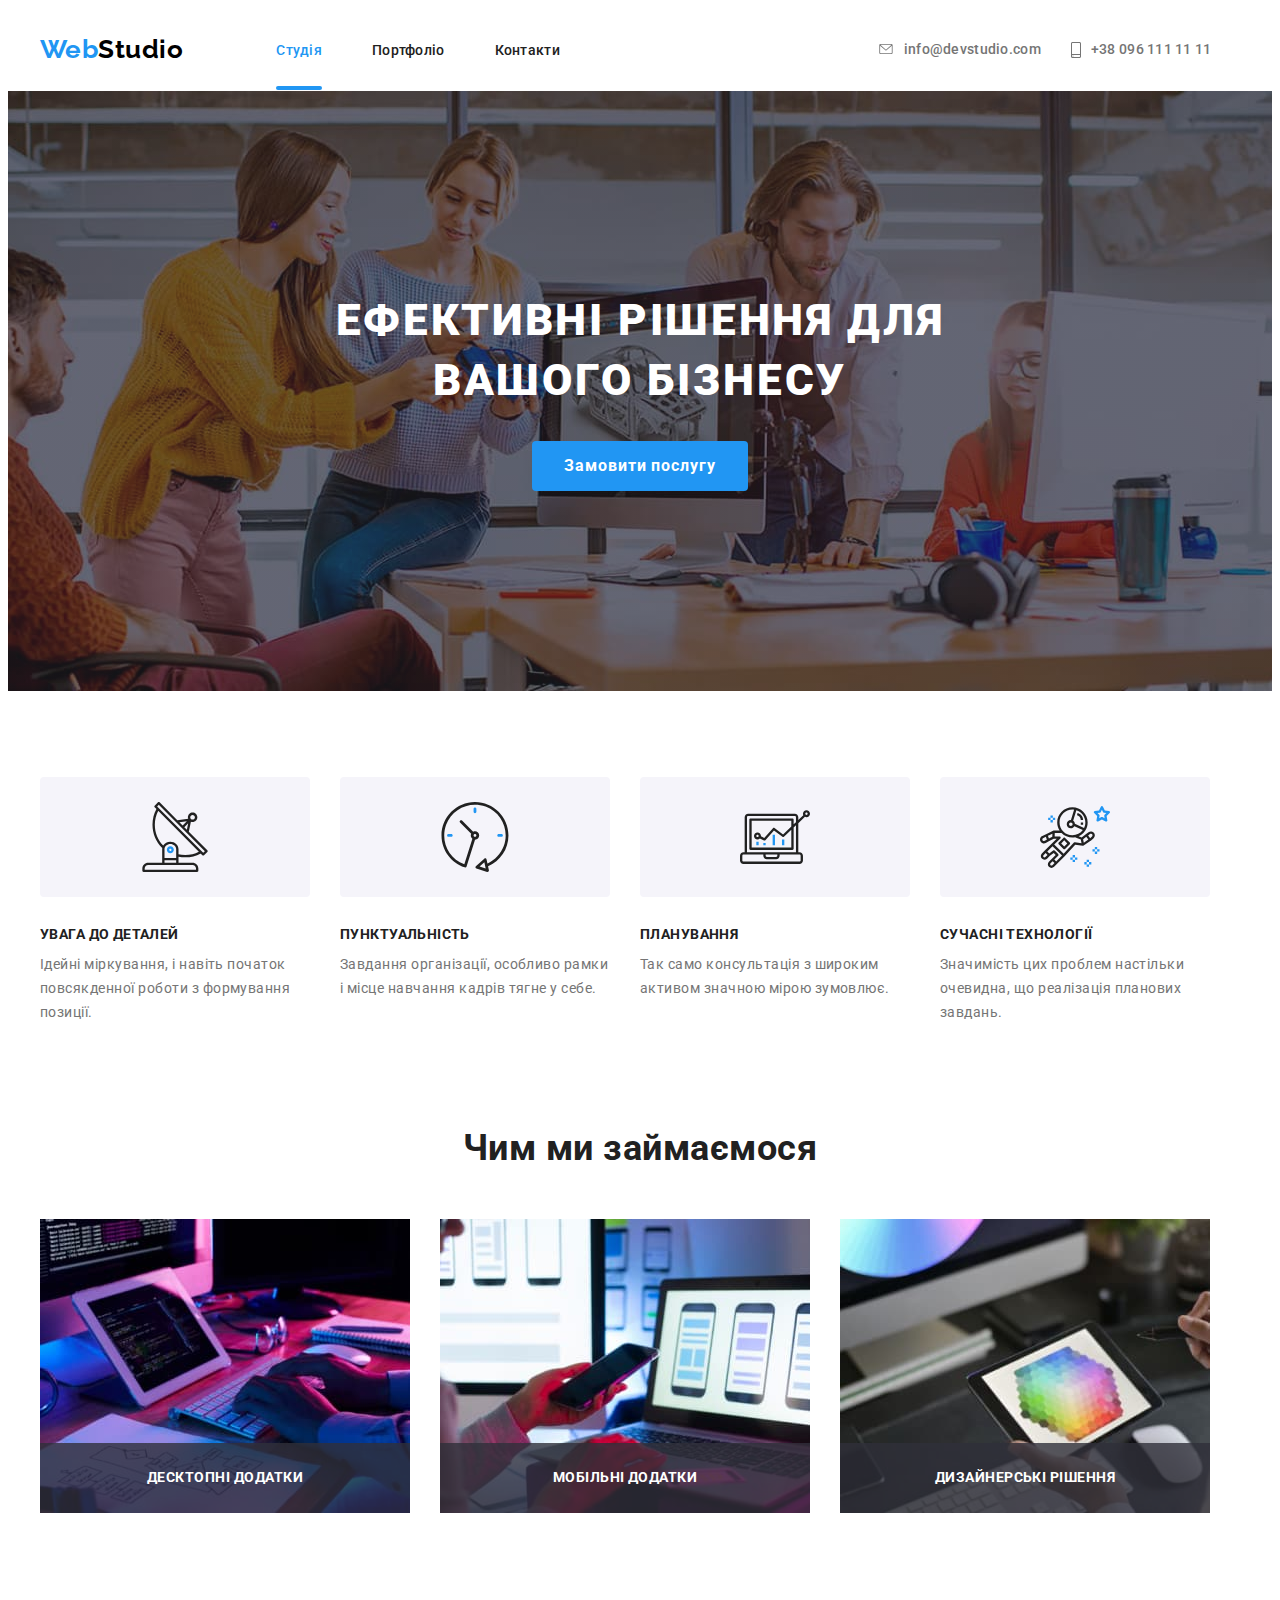
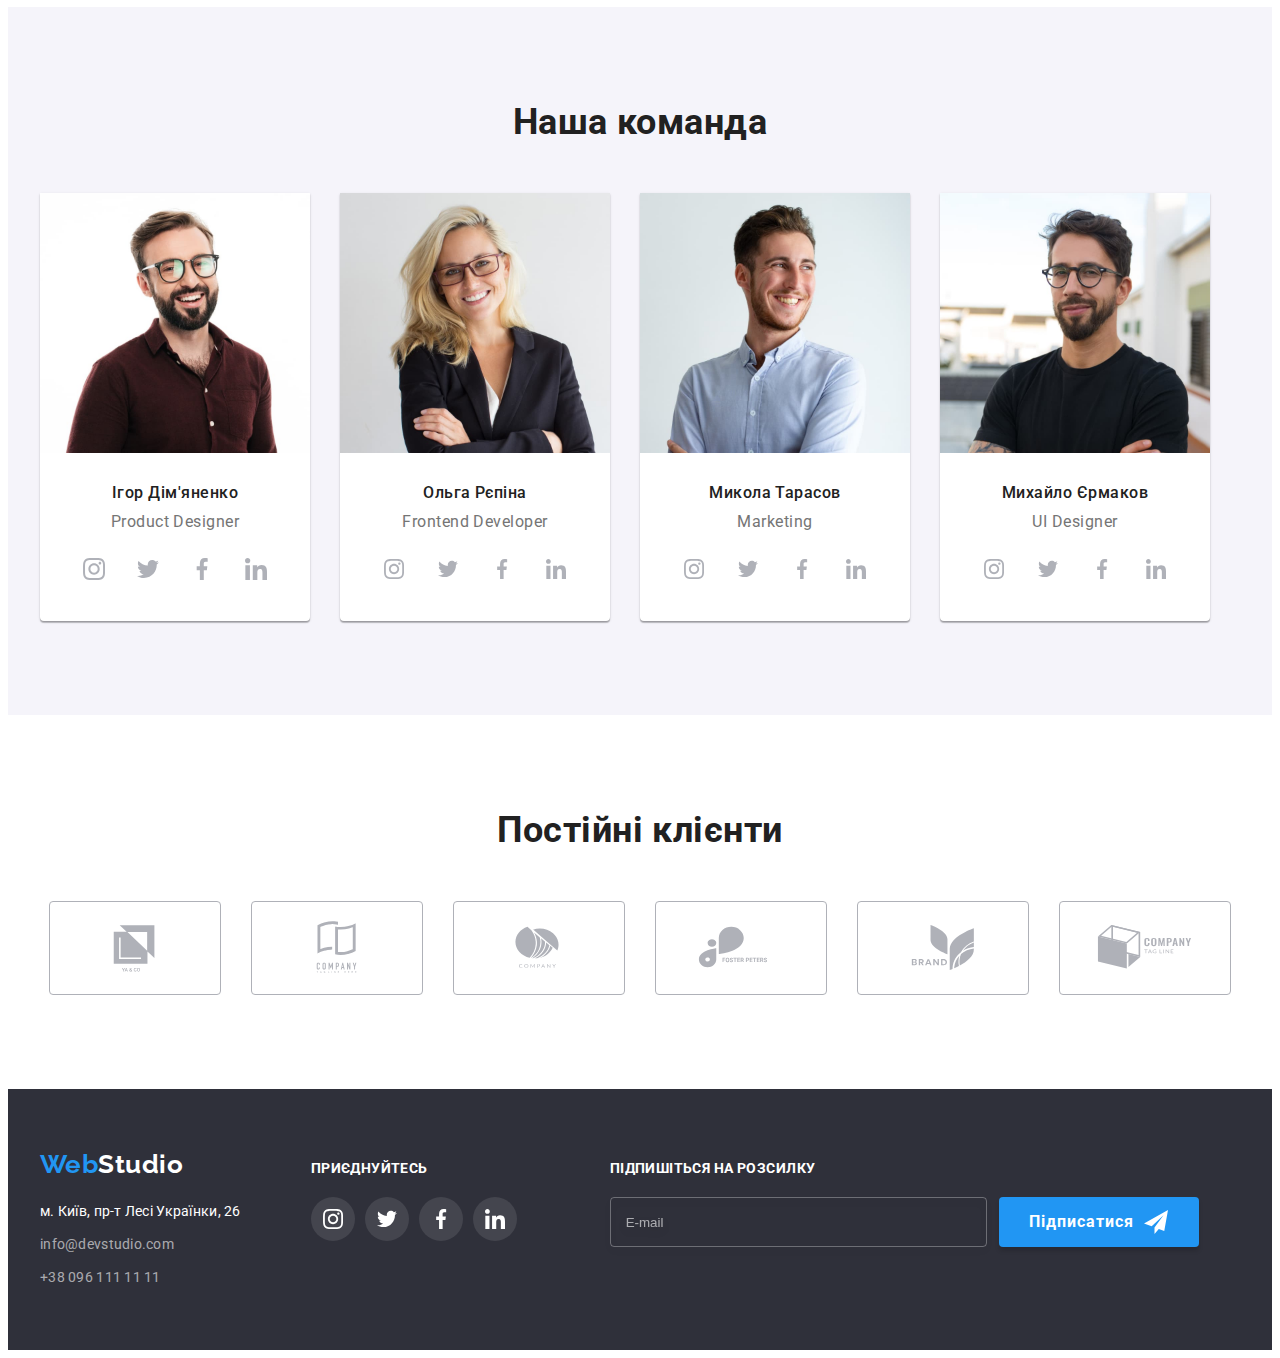
<file: index.html>
<!DOCTYPE html>
<html lang="uk">

<head>
  <meta charset="utf-8" />
  <meta name="description" content="Вебстудія" />
  <title>Студія</title>
  <link rel="preconnect" href="https://fonts.googleapis.com">
  <link rel="preconnect" href="https://fonts.gstatic.com" crossorigin>
  <link href="https://fonts.googleapis.com/css2?family=Raleway:wght@700&family=Roboto:wght@400;500;700;900&display=swap"
    rel="stylesheet">
  <link rel="stylesheet" href="https://cdnjs.cloudflare.com/ajax/libs/modern-normalize/1.1.0/modern-normalize.min.css"
    integrity="sha512-wpPYUAdjBVSE4KJnH1VR1HeZfpl1ub8YT/NKx4PuQ5NmX2tKuGu6U/JRp5y+Y8XG2tV+wKQpNHVUX03MfMFn9Q=="
    crossorigin="anonymous" referrerpolicy="no-referrer" />
  <link rel="stylesheet" href="./css/main.min.css" />
</head>

<body>
  <header class="header">
    <div class="container">
      <a href="./index.html" class="logo">
        <span lang="en" class="logo--accent">Web</span><span lang="en">Studio</span>
      </a>
      <!-- Панель навігації -->
      <nav class="nav">
        <ul class="nav__list">
          <!-- В данному списку необхідно оновити лінки після їх отримання -->
          <li class="nav__item"><a href="./index.html" class="link active">Студія</a></li>
          <li class="nav__item"><a href="./portfolio.html" class="link">Портфоліо</a></li>
          <li class="nav__item"><a href="./index.html" class="link">Контакти</a></li>
        </ul>
      </nav>
      <ul class="contact-list">
        <li class="contact-list__item icon-mail"><a href="mailto:info@devstudio.com" class="contact-list__contact link">
            <svg width="16px" height="10px" aria-label="Лист" class="icon-letter">
              <use href="./images/icons.svg#icon-envelope"></use>
            </svg>
            info@devstudio.com</a>
        </li>
        <li class="contact-list__item icon-tel"><a href="tel:+380961111111" class="contact-list__contact link">
            <svg width="10px" height="16px" aria-label="Смартфон" class="icon-smartphone">
              <use href="./images/icons.svg#icon-smartphone"></use>
            </svg>
            +38 096 111 11 11</a></li>
      </ul>
    </div>
  </header>
  <main>
    <!-- Hero -->
    <section class="hero section">
      <div class="container">
        <h1 class="hero__title title">Ефективні рішення для вашого бізнесу</h1>
        <button type="button" class="primary button" data-modal-open>Замовити послугу</button>
      </div>
    </section>
    <!-- Advantages -->
    <section class="advantages section">
      <div class="container">
        <h2 class="visually-hidden">Наші переваги</h2>
        <ul class="advantages__list">
          <li class="advantages__advantage">
            <div class="icon-container">
              <svg width="70px" height="70px" aria-label="Антена" class="icon">
                <use href="./images/icons.svg#icon-antenna"></use>
              </svg>
            </div>
            <h3 class="advantages__title">Увага до деталей</h3>
            <p class="advantages__text">
              Ідейні міркування, і навіть початок повсякденної роботи з
              формування позиції.
            </p>
          </li>
          <li class="advantages__advantage">
            <div class="icon-container">
              <svg width="70px" height="70px" aria-label="Годинник" class="icon">
                <use href="./images/icons.svg#icon-clock"></use>
              </svg>
            </div>
            <h3 class="advantages__title">Пунктуальність</h3>
            <p class="advantages__text">
              Завдання організації, особливо рамки і місце навчання кадрів тягне
              у себе.
            </p>
          </li>
          <li class="advantages__advantage">
            <div class="icon-container">
              <svg width="70px" height="70px" aria-label="Діаграма" class="icon">
                <use href="./images/icons.svg#icon-diagram"></use>
              </svg>
            </div>
            <h3 class="advantages__title">Планування</h3>
            <p class="advantages__text">
              Так само консультація з широким активом значною мірою зумовлює.
            </p>
          </li>
          <li class="advantages__advantage">
            <div class="icon-container">
              <svg width="70px" height="70px" aria-label="Астронавт" class="icon">
                <use href="./images/icons.svg#icon-astronaut"></use>
              </svg>
            </div>
            <h3 class="advantages__title">Сучасні технології</h3>
            <p class="advantages__text">
              Значимість цих проблем настільки очевидна, що реалізація планових
              завдань.
            </p>
          </li>
        </ul>
      </div>
    </section>
    <!-- Examples -->
    <section class="examples section">
      <div class="container">
        <h2 class="examples__title title">Чим ми займаємося</h2>
        <ul class="examples__list">

          <li class="examples__example">
            <a href="./index.html">
              <div class="examples__img-thumb">
                <img src="./images/image1.jpg" alt="Приклад роботи 1" width="370" height="294" />
                <div class="examples__text">
                  <h3 class="examples__item-title title">Десктопні додатки</h3>
                </div>
              </div>
            </a>
          </li>

          <li class="examples__example">
            <a href="./index.html">
              <div class="examples__img-thumb">
                <img src="./images/image2.jpg" alt="Приклад роботи 2" width="370" height="294" />
                <div class="examples__text">
                  <h3 class="examples__item-title title">Мобільні додатки</h3>
                </div>
              </div>
            </a>
          </li>

          <li class="examples__example">
            <a href="./index.html">
              <div class="examples__img-thumb">
                <img src="./images/image3.jpg" alt="Приклад роботи 3" width="370" height="294" />
                <div class="examples__text">
                  <h3 class="examples__item-title title">Дизайнерські рішення</h3>
                </div>
              </div>
            </a>
          </li>

        </ul>
      </div>
    </section>
    <!-- TEAM -->
    <section class="team section">
      <div class="container">
        <h2 class="team__title title">Наша команда</h2>
        <ul class="team__list">
          <li class="team__teammate">
            <img src="./images/ihor.jpg" alt="Фото Ігоря" width="270" class="photo" />
            <div class="team__name-jt">
              <h3 class="team__name">Ігор Дім'яненко</h3>
              <p lang="en" class="team__job-title">Product Designer</p>
              <ul class="team__soc-list">
                <li class="team__soc-item">
                  <a href="https://instagram.com" class="team__soc-link" target="_blank"
                    rel="noopener noreferrer nofollow">
                    <svg width="22px" height="22px" aria-label="Інстаграм">
                      <use href="./images/icons.svg#icon-instagram"></use>
                    </svg></a>
                </li>
                <li class="team__soc-item">
                  <a href="https://twitter.com" class="team__soc-link" target="_blank"
                    rel="noopener noreferrer nofollow">
                    <svg width="22px" height="22px" aria-label="Твітер">
                      <use href="./images/icons.svg#icon-twitter"></use>
                    </svg></a>
                </li>
                <li class="team__soc-item">
                  <a href="https://facebook.com" class="team__soc-link" target="_blank"
                    rel="noopener noreferrer nofollow">
                    <svg width="22px" height="22px" aria-label="Фейсбук">
                      <use href="./images/icons.svg#icon-facebook"></use>
                    </svg></a>
                </li>
                <li class="team__soc-item">
                  <a href="https://linkedin.com" class="team__soc-link" target="_blank"
                    rel="noopener noreferrer nofollow">
                    <svg width="22px" height="22px" aria-label="ЛінкедІн">
                      <use href="./images/icons.svg#icon-linkedin"></use>
                    </svg></a>
                </li>
              </ul>
            </div>
          </li>

          <li class="team__teammate">
            <img src="./images/olga.jpg" alt="Фото Ольги" width="270" class="photo" />
            <div class="team__name-jt">
              <h3 class="team__name">Ольга Рєпіна</h3>
              <p lang="en" class="team__job-title">Frontend Developer</p>
              <ul class="team__soc-list">
                <li class="team__soc-item">
                  <a href="https://instagram.com" class="team__soc-link" target="_blank"
                    rel="noopener noreferrer nofollow">
                    <svg width="20px" height="20px" aria-label="Інстаграм">
                      <use href="./images/icons.svg#icon-instagram"></use>
                    </svg></a>
                </li>
                <li class="team__soc-item">
                  <a href="https://twitter.com" class="team__soc-link" target="_blank"
                    rel="noopener noreferrer nofollow">
                    <svg width="20px" height="20px" aria-label="Твітер">
                      <use href="./images/icons.svg#icon-twitter"></use>
                    </svg></a>
                </li>
                <li class="team__soc-item">
                  <a href="https://facebook.com" class="team__soc-link" target="_blank"
                    rel="noopener noreferrer nofollow">
                    <svg width="20px" height="20px" aria-label="Фейсбук">
                      <use href="./images/icons.svg#icon-facebook"></use>
                    </svg></a>
                </li>
                <li class="team__soc-item">
                  <a href="https://linkedin.com" class="team__soc-link" target="_blank"
                    rel="noopener noreferrer nofollow">
                    <svg width="20px" height="20px" aria-label="ЛінкедІн">
                      <use href="./images/icons.svg#icon-linkedin"></use>
                    </svg></a>
                </li>
              </ul>
            </div>
          </li>

          <li class="team__teammate">
            <img src="./images/nikolay.jpg" alt="Фото Миколая" width="270" class="photo" />
            <div class="team__name-jt">
              <h3 class="team__name">Микола Тарасов</h3>
              <p lang="en" class="team__job-title">Marketing</p>
              <ul class="team__soc-list">
                <li class="team__soc-item">
                  <a href="https://instagram.com" class="team__soc-link" target="_blank"
                    rel="noopener noreferrer nofollow">
                    <svg width="20px" height="20px" aria-label="Інстаграм">
                      <use href="./images/icons.svg#icon-instagram"></use>
                    </svg></a>
                </li>
                <li class="team__soc-item">
                  <a href="https://twitter.com" class="team__soc-link" target="_blank"
                    rel="noopener noreferrer nofollow">
                    <svg width="20px" height="20px" aria-label="Твітер">
                      <use href="./images/icons.svg#icon-twitter"></use>
                    </svg></a>
                </li>
                <li class="team__soc-item">
                  <a href="https://facebook.com" class="team__soc-link" target="_blank"
                    rel="noopener noreferrer nofollow">
                    <svg width="20px" height="20px" aria-label="Фейсбук">
                      <use href="./images/icons.svg#icon-facebook"></use>
                    </svg></a>
                </li>
                <li class="team__soc-item">
                  <a href="https://linkedin.com" class="team__soc-link" target="_blank"
                    rel="noopener noreferrer nofollow">
                    <svg width="20px" height="20px" aria-label="ЛінкедІн">
                      <use href="./images/icons.svg#icon-linkedin"></use>
                    </svg></a>
                </li>
              </ul>
            </div>
          </li>

          <li class="team__teammate">
            <img src="./images/mihail.jpg" alt="Фото Михайла" width="270" class="photo" />
            <div class="team__name-jt">
              <h3 class="team__name">Михайло Єрмаков</h3>
              <p lang="en" class="team__job-title">UI Designer</p>
              <ul class="team__soc-list">
                <li class="team__soc-item">
                  <a href="https://instagram.com" class="team__soc-link" target="_blank"
                    rel="noopener noreferrer nofollow">
                    <svg width="20px" height="20px" aria-label="Інстаграм">
                      <use href="./images/icons.svg#icon-instagram"></use>
                    </svg></a>
                </li>
                <li class="team__soc-item">
                  <a href="https://twitter.com" class="team__soc-link" target="_blank"
                    rel="noopener noreferrer nofollow">
                    <svg width="20px" height="20px" aria-label="Твітер">
                      <use href="./images/icons.svg#icon-twitter"></use>
                    </svg></a>
                </li>
                <li class="team__soc-item">
                  <a href="https://facebook.com" class="team__soc-link" target="_blank"
                    rel="noopener noreferrer nofollow">
                    <svg width="20px" height="20px" aria-label="Фейсбук">
                      <use href="./images/icons.svg#icon-facebook"></use>
                    </svg></a>
                </li>
                <li class="team__soc-item">
                  <a href="https://linkedin.com" class="team__soc-link" target="_blank"
                    rel="noopener noreferrer nofollow">
                    <svg width="20px" height="20px" aria-label="ЛінкедІн">
                      <use href="./images/icons.svg#icon-linkedin"></use>
                    </svg></a>
                </li>
              </ul>
            </div>
          </li>
        </ul>
      </div>
    </section>
    <section class="clients section">
      <div class="container">
        <h2 class="title clients__title">Постійні клієнти</h2>
        <ul class="clients__list">
          <li class="clients__item">
            <a href="./index.html" class="clients__link">
              <svg width="106px" height="60px" aria-label="Компанія">
                <use href="./images/icons.svg#icon-logo1"></use>
              </svg>
            </a>
          </li>
          <li class="clients__item">
            <a href="./index.html" class="clients__link">
              <svg width="106px" height="60px" aria-label="Компанія">
                <use href="./images/icons.svg#icon-logo2"></use>
              </svg>
            </a>
          </li>
          <li class="clients__item">
            <a href="./index.html" class="clients__link">
              <svg width="106px" height="60px" aria-label="Компанія">
                <use href="./images/icons.svg#icon-logo3"></use>
              </svg>
            </a>
          </li>
          <li class="clients__item">
            <a href="./index.html" class="clients__link">
              <svg width="106px" height="60px" aria-label="Компанія">
                <use href="./images/icons.svg#icon-logo4"></use>
              </svg>
            </a>
          </li>
          <li class="clients__item">
            <a href="./index.html" class="clients__link">
              <svg width="106px" height="60px" aria-label="Компанія">
                <use href="./images/icons.svg#icon-logo5"></use>
              </svg>
            </a>
          </li>
          <li class="clients__item">
            <a href="./index.html" class="clients__link">
              <svg width="106px" height="60px" aria-label="Компанія">
                <use href="./images/icons.svg#icon-logo6"></use>
              </svg>
            </a>
          </li>
        </ul>
      </div>
    </section>
  </main>
  <footer class="footer">
    <div class="container">
      <div class="footer__contacts"><a href="./index.html" class="logo footer__logo">
          <span lang="en" class="logo--accent">Web</span><span lang="en" class="footer__text">Studio</span>
        </a>
        <address class="address">
          <ul class="address__list">
            <li class="address__item"><a href="https://goo.gl/maps/ud8NmV5yiws8x5bs8" target="_blank"
                rel="noopener noreferrer nofollow" class="link footer__text">м.
                Київ, пр-т Лесі Українки, 26</a></li>
            <li class="address__item"><a href="mailto:info@devstudio.com"
                class="address__contact link">info@devstudio.com</a>
            </li>
            <li class="address__item"><a href="tel:+380961111111" class="address__contact link">+38 096 111 11 11</a>
            </li>
          </ul>
        </address>
      </div>
      <div class="footer__social">
        <h3 class="footer__soc-title title">Приєднуйтесь</h3>
        <ul class="footer__soc-list">
          <li class="footer__soc-item">
            <a href="https://instagram.com" class="footer__soc-link" target="_blank" rel="noopener noreferrer nofollow">
              <svg width="20px" height="20px" aria-label="Інстаграм">
                <use href="./images/icons.svg#icon-instagram"></use>
              </svg></a>
          </li>
          <li class="footer__soc-item">
            <a href="https://twitter.com" class="footer__soc-link" target="_blank" rel="noopener noreferrer nofollow">
              <svg width="20px" height="20px" aria-label="Твітер">
                <use href="./images/icons.svg#icon-twitter"></use>
              </svg></a>
          </li>
          <li class="footer__soc-item">
            <a href="https://facebook.com" class="footer__soc-link" target="_blank" rel="noopener noreferrer nofollow">
              <svg width="20px" height="20px" aria-label="Фейсбук">
                <use href="./images/icons.svg#icon-facebook"></use>
              </svg></a>
          </li>
          <li class="footer__soc-item">
            <a href="https://linkedin.com" class="footer__soc-link" target="_blank" rel="noopener noreferrer nofollow">
              <svg width="20px" height="20px" aria-label="ЛінкедІн">
                <use href="./images/icons.svg#icon-linkedin"></use>
              </svg></a>
          </li>
        </ul>
      </div>
      <div class="footer__follow">
        <h3 class="footer__soc-title title">Підпишіться на розсилку</h3>
        <form class="footer__subscribe-form">
          <input type="email" name="email" placeholder="E-mail" class="footer__input">
          <button type="submit" class="button subscribe">Підписатися
            <svg width="24px" height="24px">
              <use href="./images/icons.svg#icon-send" class="icon-send"></use>
            </svg>
          </button>
        </form>
      </div>
    </div>
  </footer>
  <div class="backdrop is-hidden" data-modal>
    <div class="modal">
      <button type="button" class="close-modal" data-modal-close>
        <svg width="18" height="18">
          <use href="./images/icons.svg#icon-close"></use>
        </svg>
      </button>

      <h3 class="modal-title">Залиште свої дані, ми вам передзвонимо </h3>

      <form class="modal-form">

        <div class="main-form-inputs">
          <div class="form-item">
            <label class="form-label">Ім'я
              <span class="input-container">
                <input type="text" name="name" class="form-input">
                <svg width="18px" height="18px" class="form-icon">
                  <use href="./images/icons.svg#icon-person-input"></use>
                </svg>
              </span>
            </label>
          </div>

          <div class="form-item">
            <label class="form-label">Телефон
              <span class="input-container">
                <input type="tel" name="tel" class="form-input">
                <svg width="18px" height="18px" class="form-icon">
                  <use href="./images/icons.svg#icon-phone-input"></use>
                </svg>
              </span>
            </label>
          </div>

          <div class="form-item">
            <label class="form-label">Пошта
              <span class="input-container">
                <input type="email" name="email" class="form-input">
                <svg width="18px" height="18px" class="form-icon">
                  <use href="./images/icons.svg#icon-email-input"></use>
                </svg>
              </span>
            </label>
          </div>

          <div class="form-item">
            <label class="form-label">Коментар
              <textarea name="comment" placeholder="Введіть текст" class="form-input comment"></textarea>
            </label>
          </div>
        </div>

        <label class="checkbox-label">
          <input type="checkbox" name="checkbox-agreement" class="checkbox visually-hidden" value="true">
          <svg width="16px" height="15px" class="icon-checkbox">
            <use href="./images/icons.svg#icon-check"></use>
          </svg>
          <span>Погоджуюся з розсилкою та приймаю <a href="./index.html" class="agreement-link">Умови договору</a>
          </span>
        </label>

        <button type="submit" class="button subscribe modal-subscribe-button">Відправити</button>
      </form>
    </div>
  </div>
  <script src="./js/modal.js"></script>
</body>

</html>
</file>
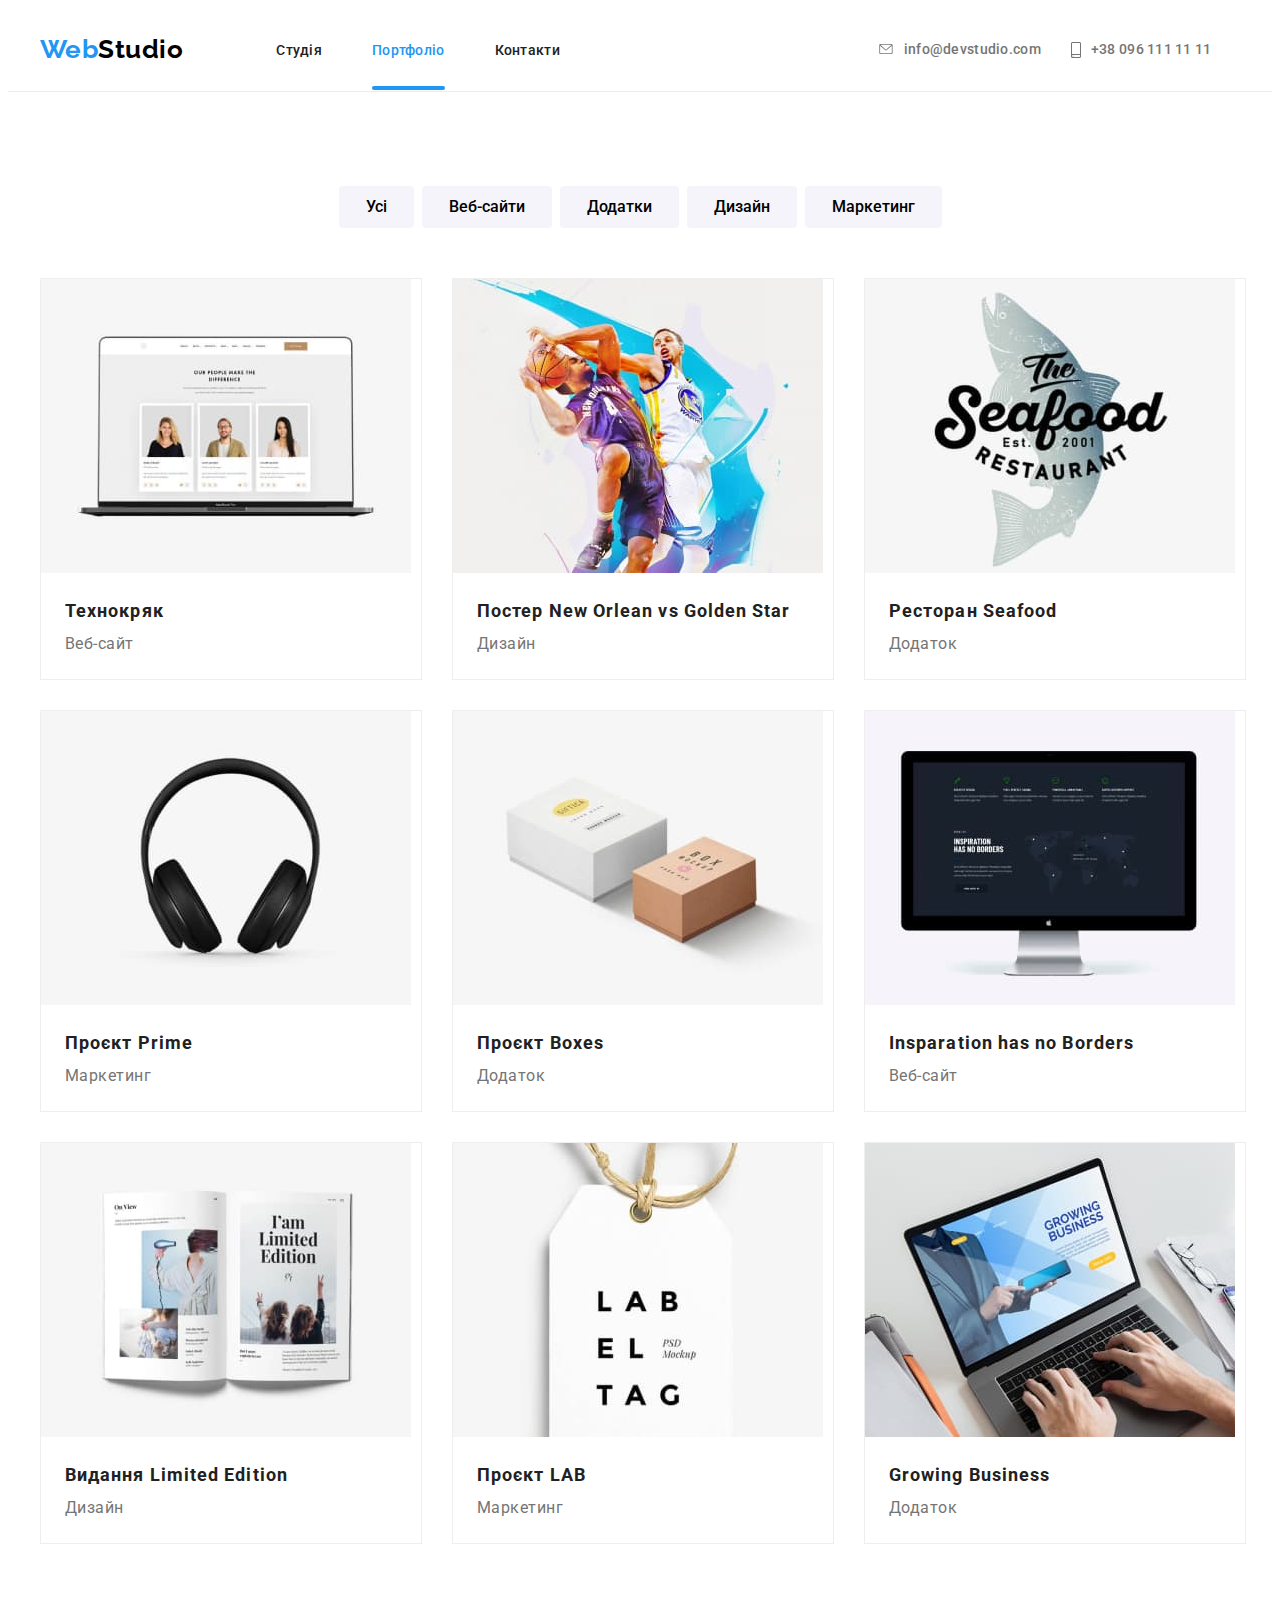
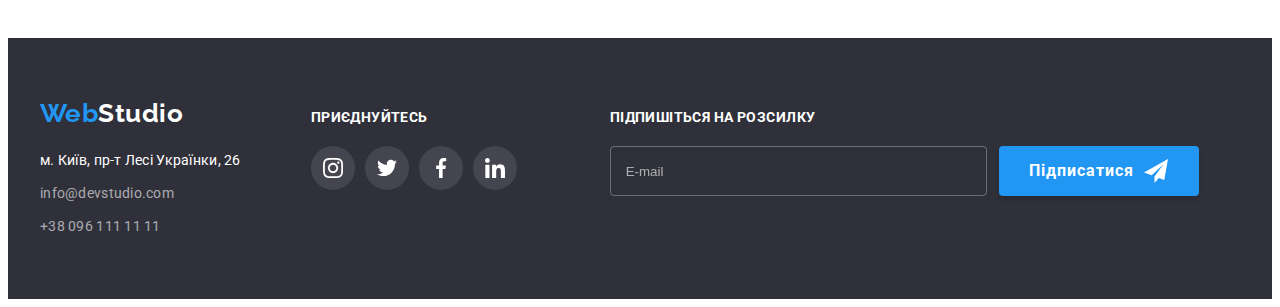
<file: portfolio.html>
<!DOCTYPE html>
<html lang="uk">

<head>
  <meta charset="utf-8" />
  <meta name="description" content="Вебстудія" />
  <title>Студія</title>
  <link rel="preconnect" href="https://fonts.googleapis.com">
  <link rel="preconnect" href="https://fonts.gstatic.com" crossorigin>
  <link href="https://fonts.googleapis.com/css2?family=Raleway:wght@700&family=Roboto:wght@400;500;700;900&display=swap"
    rel="stylesheet">
  <link rel="stylesheet" href="https://cdnjs.cloudflare.com/ajax/libs/modern-normalize/1.1.0/modern-normalize.min.css"
    integrity="sha512-wpPYUAdjBVSE4KJnH1VR1HeZfpl1ub8YT/NKx4PuQ5NmX2tKuGu6U/JRp5y+Y8XG2tV+wKQpNHVUX03MfMFn9Q=="
    crossorigin="anonymous" referrerpolicy="no-referrer" />
  <link rel="stylesheet" href="./css/main.min.css" />
</head>

<body>
  <header class="header header-line">
    <div class="container">
      <a href="./index.html" class="logo">
        <span lang="en" class="logo--accent">Web</span><span lang="en">Studio</span>
      </a>
      <!-- Панель навігації -->
      <nav class="nav">
        <ul class="nav__list">
          <!-- В данному списку необхідно оновити лінки після їх отримання -->
          <li class="nav__item"><a href="./index.html" class="link ">Студія</a></li>
          <li class="nav__item"><a href="./portfolio.html" class="link active">Портфоліо</a></li>
          <li class="nav__item"><a href="./index.html" class="link">Контакти</a></li>
        </ul>
      </nav>
      <ul class="contact-list">
        <li class="contact-list__item icon-mail"><a href="mailto:info@devstudio.com" class="contact-list__contact link">
            <svg width="16px" height="10px" aria-label="Лист" class="icon-letter">
              <use href="./images/icons.svg#icon-envelope"></use>
            </svg>
            info@devstudio.com</a>
        </li>
        <li class="contact-list__item icon-tel"><a href="tel:+380961111111" class="contact-list__contact link">
            <svg width="10px" height="16px" aria-label="Смартфон" class="icon-smartphone">
              <use href="./images/icons.svg#icon-smartphone"></use>
            </svg>
            +38 096 111 11 11</a></li>
      </ul>
    </div>
  </header>
  <!-- Main page -->
  <main>
    <section class="portfolio section">
      <div class="container">
        <!-- Buttons (filters) -->
        <ul class="filter-list">
          <li class="filter-list__item"><button type="button" class="secondary button filter-list-button">Усі</button>
          </li>
          <li class="filter-list__item"><button type="button"
              class="secondary button filter-list-button">Веб-сайти</button></li>
          <li class="filter-list__item"><button type="button"
              class="secondary button filter-list-button">Додатки</button></li>
          <li class="filter-list__item"><button type="button"
              class="secondary button filter-list-button">Дизайн</button></li>
          <li class="filter-list__item"><button type="button"
              class="secondary button filter-list-button">Маркетинг</button></li>
        </ul>
        <!-- Product list -->
        <ul class="product-list">
          <li class="project">
            <a href="./portfolio.html" class="project__link">
              <div class="project__thumb">
                <img src="./images/proj-technocrack-web-site.jpg" alt="Вигляд веб-сайту Технокряк" />
                <div class="project__description">
                  <p class="project__hidden-text">Ресурс пропонує комплексні пропозиції з різним рівнем функціоналу та
                    сервісів. Все це дозволить
                    відвідувачу отримати
                    вичерпні відомості про компанію чи приватну особу.</p>
                </div>
              </div>
              <div class="project__card-text">
                <h2 class="project__title">Технокряк</h2>
                <p class="project__type">Веб-сайт</p>
              </div>
            </a>
          </li>

          <li class="project">
            <a href="./portfolio.html" class="project__link">
              <div class="project__thumb">
                <img src="./images/proj-poster-new-orlean-vs-golden-star-design.jpg"
                  alt="Постер баскетбольної гри Нового Орлеану проти Голден Стару" width="370" />
                <div class="project__description">
                  <p class="project__hidden-text"> Ресурс пропонує комплексні пропозиції з різним рівнем функціоналу та
                    сервісів. Все це дозволить
                    відвідувачу отримати
                    вичерпні відомості про компанію чи приватну особу.</p>
                </div>
              </div>
              <div class="project__card-text">
                <h2 class="project__title">
                  Постер <span lang="en">New Orlean</span> vs
                  <span lang="en">Golden Star</span>
                </h2>
                <p class="project__type">Дизайн</p>
              </div>
            </a>
          </li>

          <li class="project">
            <a href="./portfolio.html" class="project__link">
              <div class="project__thumb">
                <img src="./images/proj-restaurant-seafood-app.jpg" alt="Вигляд додатку для ресторану Сіфуд"
                  width="370" />
                <div class="project__description">
                  <p class="project__hidden-text">Ресурс пропонує комплексні пропозиції з різним рівнем функціоналу та
                    сервісів. Все це дозволить
                    відвідувачу отримати
                    вичерпні відомості про компанію чи приватну особу.</p>
                </div>
              </div>
              <div class="project__card-text">
                <h2 class="project__title">Ресторан <span lang="en">Seafood</span></h2>
                <p class="project__type">Додаток</p>
              </div>
            </a>
          </li>

          <li class="project">
            <a href="./portfolio.html" class="project__link">
              <div class="project__thumb">
                <img src="./images/proj-prime-marketing.jpg" alt="Приклад маркетингового проєкту Прайм, навушники"
                  width="370" />
                <div class="project__description">
                  <p class="project__hidden-text">Ресурс пропонує комплексні пропозиції з різним рівнем функціоналу та
                    сервісів. Все це дозволить
                    відвідувачу отримати
                    вичерпні відомості про компанію чи приватну особу.</p>
                </div>
              </div>
              <div class="project__card-text">
                <h2 class="project__title">Проєкт <span>Prime</span></h2>
                <p class="project__type">Маркетинг</p>
              </div>
            </a>
          </li>

          <li class="project">
            <a href="./portfolio.html" class="project__link">
              <div class="project__thumb">
                <img src="./images/proj-boxes-app.jpg" alt="Приклад проєкту по створенню крафтових коробок Боксес"
                  width="370" />
                <div class="project__description">
                  <p class="project__hidden-text">Ресурс пропонує комплексні пропозиції з різним рівнем функціоналу та
                    сервісів. Все це дозволить
                    відвідувачу отримати
                    вичерпні відомості про компанію чи приватну особу.</p>
                </div>
              </div>
              <div class="project__card-text">
                <h2 class="project__title">Проєкт <span lang="en">Boxes</span></h2>
                <p class="project__type">Додаток</p>
              </div>
            </a>
          </li>

          <li class="project">
            <a href="./portfolio.html" class="project__link">
              <div class="project__thumb">
                <img src="./images/proj-inspiration-has-no-borders-web-site.jpg"
                  alt="Приклад веб-сайту під назвою Натхнення немає меж" width="370" />
                <div class="project__description">
                  <p class="project__hidden-text">Ресурс пропонує комплексні пропозиції з різним рівнем функціоналу та
                    сервісів. Все це дозволить
                    відвідувачу отримати
                    вичерпні відомості про компанію чи приватну особу.</p>
                </div>
              </div>
              <div class="project__card-text">
                <h2 class="project__title"><span lang="en">Insparation has no Borders</span></h2>
                <p class="project__type">Веб-сайт</p>
              </div>
            </a>
          </li>

          <li class="project">
            <a href="./portfolio.html" class="project__link">
              <div class="project__thumb">
                <img src="./images/proj-publ-house-limited-edition-design.jpg" alt="Фото дизайну книги з видавництва"
                  width="370" />
                <div class="project__description">
                  <p class="project__hidden-text">Ресурс пропонує комплексні пропозиції з різним рівнем функціоналу та
                    сервісів. Все це дозволить
                    відвідувачу отримати
                    вичерпні відомості про компанію чи приватну особу.</p>
                </div>
              </div>
              <div class="project__card-text">
                <h2 class="project__title">Видання <span lang="en">Limited Edition</span></h2>
                <p class="project__type">Дизайн</p>
              </div>
            </a>
          </li>

          <li class="project">
            <a href="./portfolio.html" class="project__link">
              <div class="project__thumb">
                <img src="./images/proj-lab-marketing.jpg" alt="Фото дизайну бренду лаб" />
                <div class="project__description">
                  <p class="project__hidden-text">Ресурс пропонує комплексні пропозиції з різним рівнем функціоналу та
                    сервісів. Все це дозволить
                    відвідувачу отримати
                    вичерпні відомості про компанію чи приватну особу.</p>
                </div>
              </div>
              <div class="project__card-text">
                <h2 class="project__title">Проєкт <span lang="en">LAB</span></h2>
                <p class="project__type">Маркетинг</p>
              </div>
            </a>
          </li>

          <li class="project">
            <a href="./portfolio.html" class="project__link">
              <div class="project__thumb">
                <img src="./images/proj-growing-business-app.jpg" alt="Фото проєкту додатку для зростання бізнесу"
                  width="370" />
                <div class="project__description">
                  <p class="project__hidden-text">Ресурс пропонує комплексні пропозиції з різним рівнем функціоналу та
                    сервісів. Все це дозволить
                    відвідувачу отримати
                    вичерпні відомості про компанію чи приватну особу.</p>
                </div>
              </div>
              <div class="project__card-text">
                <h2 class="project__title"><span lang="en">Growing Business</span></h2>
                <p class="project__type">Додаток</p>
              </div>
            </a>
          </li>
        </ul>
      </div>
    </section>
  </main>
  <!-- Footer -->
  <footer class="footer">
    <div class="container">
      <div class="footer__contacts"><a href="./index.html" class="logo footer__logo">
          <span lang="en" class="logo--accent">Web</span><span lang="en" class="footer__text">Studio</span>
        </a>
        <address class="address">
          <ul class="address__list">
            <li class="address__item"><a href="https://goo.gl/maps/ud8NmV5yiws8x5bs8" target="_blank"
                rel="noopener noreferrer nofollow" class="link footer__text">м.
                Київ, пр-т Лесі Українки, 26</a></li>
            <li class="address__item"><a href="mailto:info@devstudio.com"
                class="address__contact link">info@devstudio.com</a>
            </li>
            <li class="address__item"><a href="tel:+380961111111" class="address__contact link">+38 096 111 11 11</a>
            </li>
          </ul>
        </address>
      </div>
      <div class="footer__social">
        <h3 class="footer__soc-title title">Приєднуйтесь</h3>
        <ul class="footer__soc-list">
          <li class="footer__soc-item">
            <a href="https://instagram.com" class="footer__soc-link" target="_blank" rel="noopener noreferrer nofollow">
              <svg width="20px" height="20px" aria-label="Інстаграм">
                <use href="./images/icons.svg#icon-instagram"></use>
              </svg></a>
          </li>
          <li class="footer__soc-item">
            <a href="https://twitter.com" class="footer__soc-link" target="_blank" rel="noopener noreferrer nofollow">
              <svg width="20px" height="20px" aria-label="Твітер">
                <use href="./images/icons.svg#icon-twitter"></use>
              </svg></a>
          </li>
          <li class="footer__soc-item">
            <a href="https://facebook.com" class="footer__soc-link" target="_blank" rel="noopener noreferrer nofollow">
              <svg width="20px" height="20px" aria-label="Фейсбук">
                <use href="./images/icons.svg#icon-facebook"></use>
              </svg></a>
          </li>
          <li class="footer__soc-item">
            <a href="https://linkedin.com" class="footer__soc-link" target="_blank" rel="noopener noreferrer nofollow">
              <svg width="20px" height="20px" aria-label="ЛінкедІн">
                <use href="./images/icons.svg#icon-linkedin"></use>
              </svg></a>
          </li>
        </ul>
      </div>
      <div class="footer__follow">
        <h3 class="footer__soc-title title">Підпишіться на розсилку</h3>
        <form class="footer__subscribe-form">
          <input type="email" name="email" placeholder="E-mail" class="footer__input">
          <button type="submit" class="button subscribe">Підписатися
            <svg width="24px" height="24px">
              <use href="./images/icons.svg#icon-send" class="icon-send"></use>
            </svg>
          </button>
        </form>
      </div>
    </div>
  </footer>
</body>

</html>
</file>
<file: css/main.min.css>
:root{--primary-text-color: #212121;--secondary-text-color: #757575;--accent-color: #2196f3;--background-color: #2f303a;--secondary-background-color: #f5f4fa;--primary-icon-color: #afb1b8;--primary-section-padding: 94px;--primary-gap: 30px;--primary-duration: 250ms;--primary-cubic: cubic-bezier(0.4, 0, 0.2, 1)}.visually-hidden{position:absolute;width:1px;height:1px;margin:-1px;border:0;padding:0;white-space:nowrap;-webkit-clip-path:inset(100%);clip-path:inset(100%);clip:rect(0 0 0 0);overflow:hidden}h1,h2,h3,h4,h5,h6,p,ul{padding:0;margin:0}img{display:block;max-width:100%}ul{list-style:none}body{background-color:#fff;color:var(--primary-text-color);font-family:"Roboto",sans-serif;letter-spacing:.03em}.logo{display:flex;text-decoration:none;font-family:"Raleway",sans-serif;font-weight:700;font-size:26px;line-height:1.19;color:#000;padding-bottom:25px;padding-top:24px}.container>.logo{margin-right:93px}.logo--accent{color:var(--accent-color)}.container{margin:0 auto;padding-left:15px;padding-right:15px;width:1200px}.section{padding-bottom:var(--primary-section-padding);padding-top:var(--primary-section-padding)}.button{cursor:pointer;font-family:"Roboto",sans-serif;border-radius:4px;border-color:rgba(0,0,0,0)}.primary.button{display:flex;justify-content:center;align-items:center;margin-left:auto;margin-right:auto;background-color:var(--accent-color);width:216px;height:50px;color:#fff;font-weight:700;font-size:16px;line-height:1.88;letter-spacing:.06em}.secondary.button{font-weight:500;font-size:16px;line-height:1.62;background-color:var(--secondary-background-color);transition:color var(--primary-duration) var(--primary-cubic),background-color var(--primary-duration) var(--primary-cubic),box-shadow var(--primary-duration) var(--primary-cubic)}.secondary.button.button:hover,.secondary.button.button:focus{color:#fff;background-color:var(--accent-color);box-shadow:0px 3px 1px rgba(0,0,0,.1),0px 1px 2px rgba(0,0,0,.08),0px 2px 2px rgba(0,0,0,.12)}.subscribe.button{display:flex;align-items:center;text-align:center;justify-content:center;gap:10px;padding:10px 28px;width:200px;height:50px;font-weight:700;font-size:16px;line-height:1.88;letter-spacing:.06em;color:#fff;background:#2196f3;box-shadow:0px 4px 4px rgba(0,0,0,.15);border-radius:4px}.icon-send{fill:currentColor}.link{text-decoration:none;font-weight:500;line-height:1.14;letter-spacing:.02em;color:#212121;transition:color var(--primary-duration) var(--primary-cubic)}.link:hover,.link:focus{color:var(--accent-color)}.link.active{position:relative;color:var(--accent-color)}.link.active::after{display:flex;position:absolute;bottom:0;content:"";width:100%;height:4px;border-radius:2px;background-color:var(--accent-color)}.title{text-align:center;font-weight:700;font-size:36px;line-height:1.17}.header .container{align-items:center;display:flex;padding-top:0px;padding-bottom:0px}.nav__list{display:flex}.nav__list>.nav__item{margin-right:50px;padding-top:32px;padding-bottom:32px}.nav__list>.nav__item:nth-last-child(1){margin-right:0px}.nav__item>.link{font-size:14px;padding-top:32px;padding-bottom:32px}.contact-list{display:flex}.icon-letter,.icon-smartphone{margin-right:10px}.contact-list__contact.link .icon-letter,.contact-list__contact.link .icon-smartphone{fill:currentColor}.contact-list>.contact-list__item{margin-left:30px;font-size:14px;display:flex;align-items:center}.contact-list>.contact-list__item:first-child{margin-left:318px}.contact-list__contact{color:var(--secondary-text-color);padding-top:32px;padding-bottom:32px}.contact-list__contact.link{display:flex;align-items:center;color:var(--secondary-text-color)}.contact-list__contact.link:hover,.contact-list__contact.link:focus{color:var(--accent-color)}.footer{background-color:var(--background-color);padding-top:60px;padding-bottom:60px}.footer .container{display:flex;align-items:baseline}.footer__contacts{margin-right:70px}.footer__logo{display:inline-block;margin-bottom:20px;margin-right:0;padding-top:0;padding-bottom:0}.footer__text{color:#fff}.address__list{display:inline-block;font-style:normal}.address__item{margin-bottom:9px;font-size:14px}.address__item:nth-last-child(1){margin-bottom:0px}.address__item>.link{line-height:1.71;font-weight:400}.address__contact{color:rgba(255,255,255,.6)}.footer__social{align-items:center;margin-right:93px}.footer__soc-title{font-size:14px;line-height:1.14;letter-spacing:.03em;text-transform:uppercase;margin-bottom:20px;text-align:start;color:#fff}.footer__soc-list{display:flex;justify-content:center;gap:10px}.footer__soc-item{display:flex;background:rgba(255,255,255,.1);border-radius:50%}.footer__soc-link{width:44px;height:44px;border-radius:50%;display:flex;justify-content:center;align-items:center;color:#fff;fill:currentColor;transition:background-color var(--primary-duration) var(--primary-cubic)}.footer__soc-link:hover,.footer__soc-link:focus{background-color:var(--accent-color)}.footer__subscribe-form{display:flex}.footer__input{width:358px;margin-right:12px;padding-left:15px;background-color:rgba(0,0,0,0);color:rgba(255,255,255,.6);border:1px solid rgba(255,255,255,.3);filter:drop-shadow(0px 4px 4px rgba(0, 0, 0, 0.15));border-radius:4px}.footer__input::-moz-placeholder{color:rgba(255,255,255,.6)}.footer__input:-ms-input-placeholder{color:rgba(255,255,255,.6)}.footer__input::placeholder{color:rgba(255,255,255,.6)}.backdrop{position:fixed;width:100%;height:100%;top:0;left:0;background-color:rgba(0,0,0,.2);visibility:visible;opacity:1;transition:opacity var(--primary-duration) var(--primary-cubic),visibility var(--primary-duration) var(--primary-cubic)}.backdrop.is-hidden{visibility:hidden;pointer-events:none;opacity:0}.modal{position:absolute;min-width:528px;min-height:581px;top:50%;left:50%;transform:translate(-50%, -50%);border-radius:4px;box-shadow:0px 1px 3px rgba(0,0,0,.12),0px 1px 1px rgba(0,0,0,.14),0px 2px 1px rgba(0,0,0,.2);background-color:#fff;transform:translate(-50%, -50%) scale(1);transition:transform 250ms var(--primary-cubic)}.backdrop.is-hidden .modal{transform:translate(-50%, -50%) scale(1.2)}.close-modal{position:absolute;top:8px;right:8px;display:flex;justify-content:center;align-items:center;padding:6px;margin:0;width:30px;height:30px;border-radius:50%;border:1px solid rgba(0,0,0,.1);background-color:#fff;transition:fill var(--primary-duration) var(--primary-cubic);cursor:pointer}.close-modal:hover,.close-modal:focus{fill:var(--accent-color)}.modal-title{width:458px;font-size:20px;margin:40px 40px 12px 40px;text-align:center}.modal-form{width:458px;margin-left:40px;margin-right:40px}.main-form-inputs{margin-bottom:20px}.form-item{display:flex;flex-direction:column;margin-bottom:10px}.form-item:last-child{margin-bottom:0}.form-label{position:relative;display:flex;flex-direction:column;font-size:12px;line-height:1.17;letter-spacing:.01em;color:var(--secondary-text-color)}.input-container{position:relative;margin-top:4px}.form-input{padding-left:42px;height:40px;width:100%;border:1px solid rgba(33,33,33,.2);border-radius:4px;transition:border-color var(--primary-duration) var(--primary-cubic)}.form-input:focus{border-color:var(--accent-color);outline:none}.form-icon{position:absolute;top:50%;left:12px;transform:translateY(-50%);transition:fill var(--primary-duration) var(--primary-cubic)}.form-label:focus-within .form-icon{fill:var(--accent-color)}.form-input.comment{margin-top:4px;height:120px;resize:none;padding:12px 16px}.form-input.comment::-moz-placeholder{color:rgba(117,117,117,.5)}.form-input.comment:-ms-input-placeholder{color:rgba(117,117,117,.5)}.form-input.comment::placeholder{color:rgba(117,117,117,.5)}.icon-checkbox{margin-right:7px;border:2px solid #000;border-radius:2px;background-origin:border-box;fill:#fff;transition:border-color var(--primary-duration) var(--primary-cubic),background-color var(--primary-duration) var(--primary-cubic)}.checkbox:checked+.icon-checkbox{background-origin:border-box;background-color:var(--accent-color);border-color:var(--accent-color)}.checkbox-label{display:flex;align-items:center;justify-content:center;margin-bottom:30px;font-size:14px;line-height:1.71;letter-spacing:.03em;color:var(--secondary-text-color)}.agreement-link{color:var(--accent-color)}.modal-subscribe-button{margin-left:auto;margin-right:auto}.hero.section,.section.hero__title{padding-top:200px;padding-bottom:200px;background-color:var(--background-color);background-image:linear-gradient(to right, rgba(47, 48, 58, 0.4), rgba(47, 48, 58, 0.4)),url(../images/hero-background.jpg);background-size:1600px 600px;background-repeat:no-repeat;background-position:center}.hero,.hero__title{text-align:center;font-weight:900;font-size:44px;line-height:1.36;letter-spacing:.06em;text-transform:uppercase}.hero__title{width:696px;height:120px;color:#fff;margin:0 auto;margin-bottom:var(--primary-gap)}.advantages.section{padding-top:86px;padding-bottom:102px}.advantages__list{display:flex}.icon-container{width:270px;height:120px;border-radius:4px;margin-bottom:var(--primary-gap);display:flex;align-items:center;justify-content:center;background-color:var(--secondary-background-color)}.advantages__advantage{width:270px}.advantages .advantages__advantage{margin-right:var(--primary-gap)}.advantages .advantages__advantage:nth-child(4){margin-right:0px}.advantages__title{font-weight:700;line-height:1.14;letter-spacing:.03em;text-transform:uppercase;font-size:14px}.advantages__advantage .advantages__title{margin-bottom:10px}.advantages__text{color:var(--secondary-text-color);font-size:14px;line-height:1.71}.examples.section{padding-top:0}.examples .container{padding-top:0}.examples__title{margin-bottom:50px}.examples__list{display:flex}.examples__example{margin-right:var(--primary-gap)}.examples__example:nth-child(3n){margin-right:0}.examples__img-thumb{position:relative}.examples__text{position:absolute;bottom:0;left:50%;transform:translate(-50%);width:100%;height:70px;background:rgba(47,48,58,.8)}.examples__item-title{position:absolute;top:50%;left:50%;transform:translate(-50%, -50%);font-size:14px;line-height:1.14;text-transform:uppercase;color:#fff}.team{background-color:var(--secondary-background-color);font-size:16px;line-height:1.19;text-align:center}.team__title{margin-bottom:50px}.team__list{display:flex}.team__teammate{margin-right:var(--primary-gap);background-color:#fff;box-shadow:0px 1px 3px rgba(0,0,0,.12),0px 1px 1px rgba(0,0,0,.14),0px 2px 1px rgba(0,0,0,.2);border-radius:0px 0px 4px 4px}.team__teammate:nth-child(4n){margin-right:0}.team__name-jt{padding-top:var(--primary-gap);padding-bottom:var(--primary-gap)}.team__name{margin-bottom:10px;font-weight:500;font-size:16px;line-height:1.19}.team__job-title{color:var(--secondary-text-color);margin-bottom:16px}.team__soc-list{display:flex;justify-content:center;gap:10px}.team__soc-item{display:flex;background-color:rgba(0,0,0,0)}.team__soc-link{width:44px;height:44px;border-radius:50%;display:flex;justify-content:center;align-items:center;color:var(--primary-icon-color);fill:currentColor;transition:color var(--primary-duration) var(--primary-cubic),background-color var(--primary-duration) var(--primary-cubic)}.team__soc-link:hover,.team__soc-link:focus{color:#fff;background-color:var(--accent-color)}.clients__title{margin-bottom:50px}.clients__list{display:flex;justify-content:center;align-items:center;gap:30px}.clients__item{display:flex;justify-content:center;align-items:center}.clients__link{display:flex;justify-content:center;align-items:center;width:170px;height:92px;border:1px solid var(--primary-icon-color);border-radius:4px;cursor:pointer;color:var(--primary-icon-color);fill:currentColor;transition:color var(--primary-duration) var(--primary-cubic),border-color var(--primary-duration) var(--primary-cubic)}.clients__link:hover,.clients__link:focus{color:var(--accent-color);border-color:var(--accent-color)}.header-line{border-bottom:1px solid #ececec}.filter-list{display:flex;justify-content:center;margin-bottom:50px}.filter-list__item{margin-right:8px}.filter-list__item:nth-last-child(1){margin-right:0}.filter-list-button{padding:6px 22px}.filter-list-button:first-child{padding:6px 25px}.product-list{display:flex;flex-wrap:wrap;margin-right:calc(-1*var(--primary-gap));margin-bottom:calc(-1*var(--primary-gap))}.project{display:inline-block;background:#fff;border:1px solid #eee;flex-basis:calc(33.3333333333% - var(--primary-gap));margin-right:var(--primary-gap);margin-bottom:var(--primary-gap);transition:box-shadow var(--primary-duration) var(--primary-cubic)}.project:hover,.project:focus{box-shadow:0px 1px 1px rgba(0,0,0,.12),0px 4px 4px rgba(0,0,0,.06),1px 4px 6px rgba(0,0,0,.16)}.project:nth-child(3n){margin-right:0}.project__link{text-decoration:none;color:var(--primary-text-color)}.project__thumb{position:relative;overflow:hidden}.project__description{position:absolute;top:100%;left:0;width:100%;height:100%;background-color:rgba(33,150,243,.9);transition:top var(--primary-duration) var(--primary-cubic)}.project:hover .project__description,.project:focus .project__description{top:0}.project__hidden-text{position:absolute;top:50%;left:50%;transform:translate(-50%, -50%);width:322px;font-size:18px;line-height:1.56;color:#fff}.project__card-text{padding:20px 24px}.project__title{font-weight:700;font-size:18px;line-height:2;letter-spacing:.06em}.project__type{font-size:16px;line-height:1.88;color:var(--secondary-text-color)}/*# sourceMappingURL=main.min.css.map */
</file>
